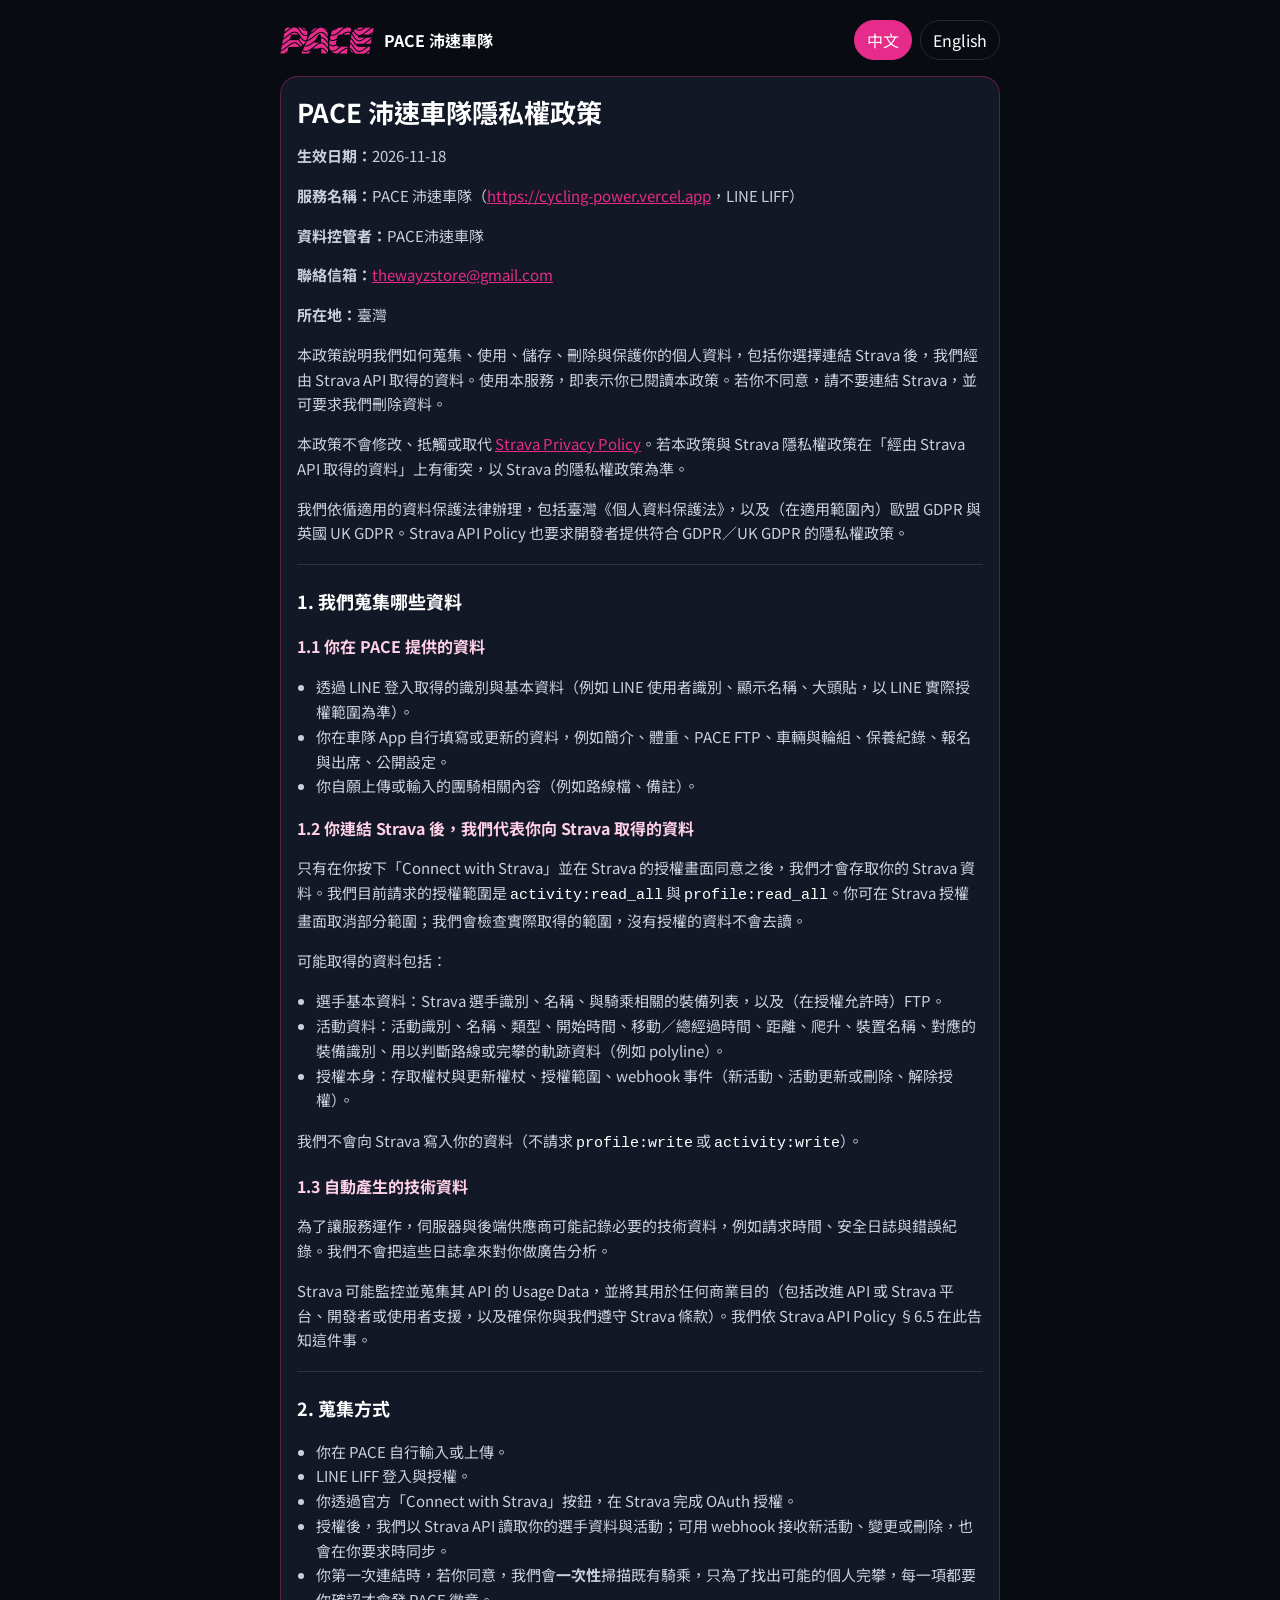
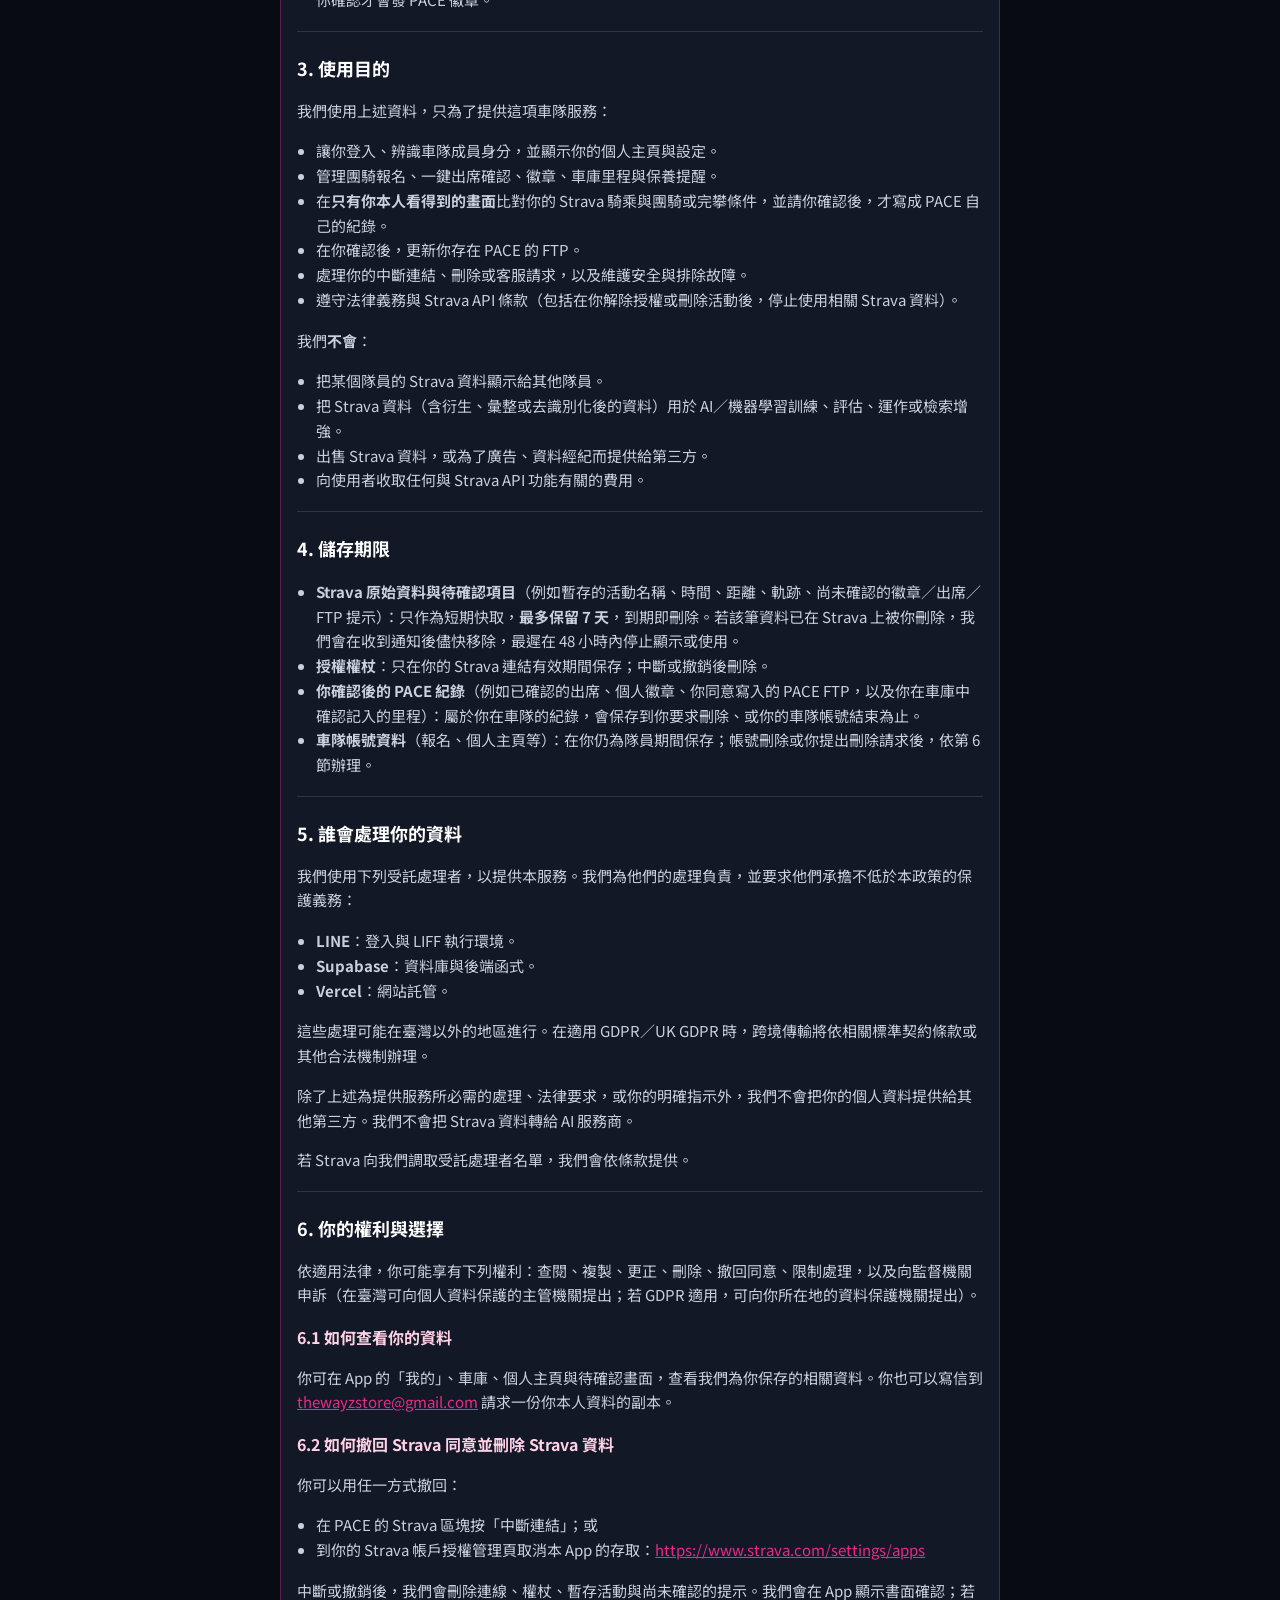
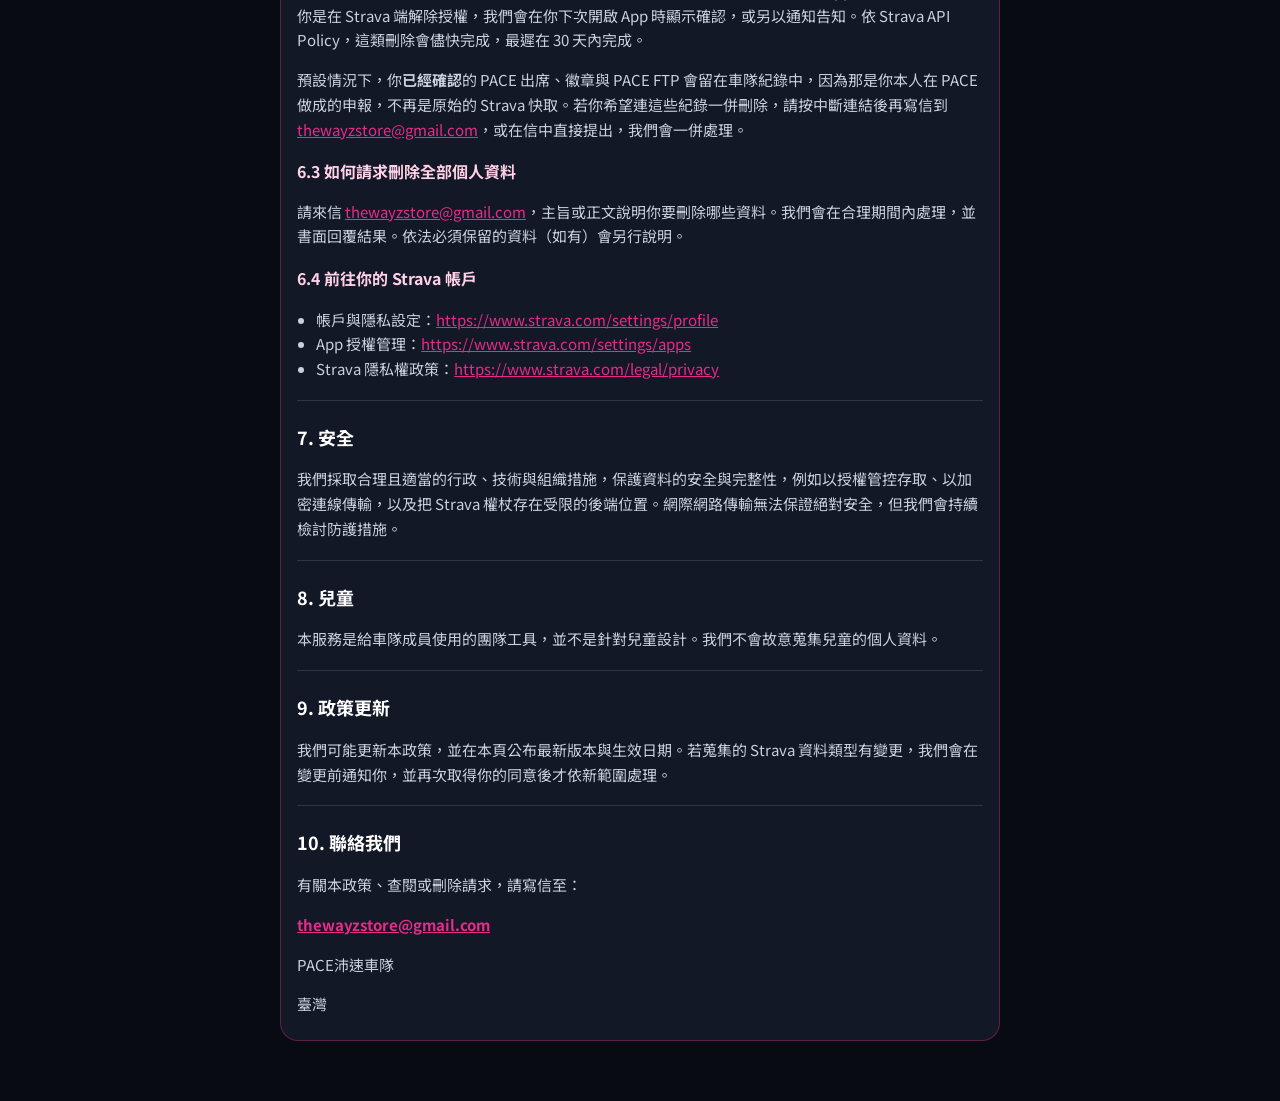
<file: privacy.html>
<!DOCTYPE html>
<html lang="zh-TW">
<head>
<meta charset="UTF-8">
<meta name="viewport" content="width=device-width, initial-scale=1.0">
<meta name="theme-color" content="#080B12">
<meta name="privacy-effective" content="2026-11-18">
<title>PACE 沛速車隊隱私權政策</title>
<link rel="preconnect" href="https://fonts.googleapis.com">
<link rel="preconnect" href="https://fonts.gstatic.com" crossorigin>
<link href="https://fonts.googleapis.com/css2?family=Noto+Sans+TC:wght@400;500;700&display=swap" rel="stylesheet">
<style>
  :root { --bg: #080B12; --navy: #042138; --pink: #E62B8A; --text: #fff; --dim: #C9D0DC; --card: #121826; --line: rgba(255,255,255,.12); }
  * { box-sizing: border-box; }
  body { margin: 0; font-family: "Noto Sans TC", "PingFang TC", sans-serif; color: var(--text); background: radial-gradient(900px 420px at 50% -10%, #08293D 0%, var(--navy) 46%, transparent 72%), var(--bg); line-height: 1.65; }
  .wrap { width: min(720px, calc(100% - 32px)); margin: 0 auto; padding: 20px 0 64px; }
  header { display: flex; flex-wrap: wrap; align-items: center; justify-content: space-between; gap: 12px; margin-bottom: 16px; }
  .brand { display: flex; align-items: center; gap: 10px; color: inherit; text-decoration: none; font-weight: 700; }
  .brand img { height: 28px; width: auto; }
  .langs { display: flex; gap: 8px; }
  .langs button { border: 1px solid var(--line); background: transparent; color: var(--text); border-radius: 999px; padding: 6px 12px; font: inherit; }
  .langs button[aria-pressed="true"] { background: var(--pink); border-color: var(--pink); color: #fff; }
  article { background: var(--card); border: 1px solid rgba(230,43,138,.35); border-radius: 18px; padding: 18px 16px 8px; }
  article[hidden] { display: none; }
  h1 { font-size: 26px; line-height: 1.3; margin: 0 0 12px; }
  h2 { font-size: 18px; margin: 22px 0 8px; }
  h3 { font-size: 16px; margin: 16px 0 6px; color: #ffd0e6; }
  p, li { color: var(--dim); font-size: 15px; }
  a { color: var(--pink); }
  code { color: #fff; }
  hr { border: 0; border-top: 1px solid var(--line); margin: 18px 0; }
  ul { padding-left: 1.2em; }
</style>
</head>
<body>
<div class="wrap">
  <header>
    <a class="brand" href="/"><img src="assets/pace-wordmark.png" alt="">PACE 沛速車隊</a>
    <div class="langs" role="group" aria-label="語言">
      <button type="button" data-lang="zh" aria-pressed="true">中文</button>
      <button type="button" data-lang="en" aria-pressed="false">English</button>
    </div>
  </header>
  <article id="policy-zh" lang="zh-TW">
    <h1>PACE 沛速車隊隱私權政策</h1>
    <p><strong>生效日期：</strong><time data-effective datetime="2026-11-18">2026-11-18</time>  </p><p><strong>服務名稱：</strong>PACE 沛速車隊（<a href="https://cycling-power.vercel.app">https://cycling-power.vercel.app</a>，LINE LIFF）  </p><p><strong>資料控管者：</strong>PACE沛速車隊  </p><p><strong>聯絡信箱：</strong><a href="mailto:thewayzstore@gmail.com">thewayzstore@gmail.com</a>  </p><p><strong>所在地：</strong>臺灣</p><p>本政策說明我們如何蒐集、使用、儲存、刪除與保護你的個人資料，包括你選擇連結 Strava 後，我們經由 Strava API 取得的資料。使用本服務，即表示你已閱讀本政策。若你不同意，請不要連結 Strava，並可要求我們刪除資料。</p><p>本政策不會修改、抵觸或取代 <a href="https://www.strava.com/legal/privacy">Strava Privacy Policy</a>。若本政策與 Strava 隱私權政策在「經由 Strava API 取得的資料」上有衝突，以 Strava 的隱私權政策為準。</p><p>我們依循適用的資料保護法律辦理，包括臺灣《個人資料保護法》，以及（在適用範圍內）歐盟 GDPR 與英國 UK GDPR。Strava API Policy 也要求開發者提供符合 GDPR／UK GDPR 的隱私權政策。</p><hr><h2>1. 我們蒐集哪些資料</h2><h3>1.1 你在 PACE 提供的資料</h3><ul><li>透過 LINE 登入取得的識別與基本資料（例如 LINE 使用者識別、顯示名稱、大頭貼，以 LINE 實際授權範圍為準）。</li><li>你在車隊 App 自行填寫或更新的資料，例如簡介、體重、PACE FTP、車輛與輪組、保養紀錄、報名與出席、公開設定。</li><li>你自願上傳或輸入的團騎相關內容（例如路線檔、備註）。</li></ul><h3>1.2 你連結 Strava 後，我們代表你向 Strava 取得的資料</h3><p>只有在你按下「Connect with Strava」並在 Strava 的授權畫面同意之後，我們才會存取你的 Strava 資料。我們目前請求的授權範圍是 <code>activity:read_all</code> 與 <code>profile:read_all</code>。你可在 Strava 授權畫面取消部分範圍；我們會檢查實際取得的範圍，沒有授權的資料不會去讀。</p><p>可能取得的資料包括：</p><ul><li>選手基本資料：Strava 選手識別、名稱、與騎乘相關的裝備列表，以及（在授權允許時）FTP。</li><li>活動資料：活動識別、名稱、類型、開始時間、移動／總經過時間、距離、爬升、裝置名稱、對應的裝備識別、用以判斷路線或完攀的軌跡資料（例如 polyline）。</li><li>授權本身：存取權杖與更新權杖、授權範圍、webhook 事件（新活動、活動更新或刪除、解除授權）。</li></ul><p>我們不會向 Strava 寫入你的資料（不請求 <code>profile:write</code> 或 <code>activity:write</code>）。</p><h3>1.3 自動產生的技術資料</h3><p>為了讓服務運作，伺服器與後端供應商可能記錄必要的技術資料，例如請求時間、安全日誌與錯誤紀錄。我們不會把這些日誌拿來對你做廣告分析。</p><p>Strava 可能監控並蒐集其 API 的 Usage Data，並將其用於任何商業目的（包括改進 API 或 Strava 平台、開發者或使用者支援，以及確保你與我們遵守 Strava 條款）。我們依 Strava API Policy §6.5 在此告知這件事。</p><hr><h2>2. 蒐集方式</h2><ul><li>你在 PACE 自行輸入或上傳。</li><li>LINE LIFF 登入與授權。</li><li>你透過官方「Connect with Strava」按鈕，在 Strava 完成 OAuth 授權。</li><li>授權後，我們以 Strava API 讀取你的選手資料與活動；可用 webhook 接收新活動、變更或刪除，也會在你要求時同步。</li><li>你第一次連結時，若你同意，我們會<strong>一次性</strong>掃描既有騎乘，只為了找出可能的個人完攀，每一項都要你確認才會發 PACE 徽章。</li></ul><hr><h2>3. 使用目的</h2><p>我們使用上述資料，只為了提供這項車隊服務：</p><ul><li>讓你登入、辨識車隊成員身分，並顯示你的個人主頁與設定。</li><li>管理團騎報名、一鍵出席確認、徽章、車庫里程與保養提醒。</li><li>在<strong>只有你本人看得到的畫面</strong>比對你的 Strava 騎乘與團騎或完攀條件，並請你確認後，才寫成 PACE 自己的紀錄。</li><li>在你確認後，更新你存在 PACE 的 FTP。</li><li>處理你的中斷連結、刪除或客服請求，以及維護安全與排除故障。</li><li>遵守法律義務與 Strava API 條款（包括在你解除授權或刪除活動後，停止使用相關 Strava 資料）。</li></ul><p>我們<strong>不會</strong>：</p><ul><li>把某個隊員的 Strava 資料顯示給其他隊員。</li><li>把 Strava 資料（含衍生、彙整或去識別化後的資料）用於 AI／機器學習訓練、評估、運作或檢索增強。</li><li>出售 Strava 資料，或為了廣告、資料經紀而提供給第三方。</li><li>向使用者收取任何與 Strava API 功能有關的費用。</li></ul><hr><h2>4. 儲存期限</h2><ul><li><strong>Strava 原始資料與待確認項目</strong>（例如暫存的活動名稱、時間、距離、軌跡、尚未確認的徽章／出席／FTP 提示）：只作為短期快取，<strong>最多保留 7 天</strong>，到期即刪除。若該筆資料已在 Strava 上被你刪除，我們會在收到通知後儘快移除，最遲在 48 小時內停止顯示或使用。</li><li><strong>授權權杖</strong>：只在你的 Strava 連結有效期間保存；中斷或撤銷後刪除。</li><li><strong>你確認後的 PACE 紀錄</strong>（例如已確認的出席、個人徽章、你同意寫入的 PACE FTP，以及你在車庫中確認記入的里程）：屬於你在車隊的紀錄，會保存到你要求刪除、或你的車隊帳號結束為止。</li><li><strong>車隊帳號資料</strong>（報名、個人主頁等）：在你仍為隊員期間保存；帳號刪除或你提出刪除請求後，依第 6 節辦理。</li></ul><hr><h2>5. 誰會處理你的資料</h2><p>我們使用下列受託處理者，以提供本服務。我們為他們的處理負責，並要求他們承擔不低於本政策的保護義務：</p><ul><li><strong>LINE</strong>：登入與 LIFF 執行環境。</li><li><strong>Supabase</strong>：資料庫與後端函式。</li><li><strong>Vercel</strong>：網站託管。</li></ul><p>這些處理可能在臺灣以外的地區進行。在適用 GDPR／UK GDPR 時，跨境傳輸將依相關標準契約條款或其他合法機制辦理。</p><p>除了上述為提供服務所必需的處理、法律要求，或你的明確指示外，我們不會把你的個人資料提供給其他第三方。我們不會把 Strava 資料轉給 AI 服務商。</p><p>若 Strava 向我們調取受託處理者名單，我們會依條款提供。</p><hr><h2>6. 你的權利與選擇</h2><p>依適用法律，你可能享有下列權利：查閱、複製、更正、刪除、撤回同意、限制處理，以及向監督機關申訴（在臺灣可向個人資料保護的主管機關提出；若 GDPR 適用，可向你所在地的資料保護機關提出）。</p><h3>6.1 如何查看你的資料</h3><p>你可在 App 的「我的」、車庫、個人主頁與待確認畫面，查看我們為你保存的相關資料。你也可以寫信到 <a href="mailto:thewayzstore@gmail.com">thewayzstore@gmail.com</a> 請求一份你本人資料的副本。</p><h3 id="withdraw">6.2 如何撤回 Strava 同意並刪除 Strava 資料</h3><p>你可以用任一方式撤回：</p><ul><li>在 PACE 的 Strava 區塊按「中斷連結」；或</li><li>到你的 Strava 帳戶授權管理頁取消本 App 的存取：<a href="https://www.strava.com/settings/apps">https://www.strava.com/settings/apps</a></li></ul><p>中斷或撤銷後，我們會刪除連線、權杖、暫存活動與尚未確認的提示。我們會在 App 顯示書面確認；若你是在 Strava 端解除授權，我們會在你下次開啟 App 時顯示確認，或另以通知告知。依 Strava API Policy，這類刪除會儘快完成，最遲在 30 天內完成。</p><p>預設情況下，你<strong>已經確認</strong>的 PACE 出席、徽章與 PACE FTP 會留在車隊紀錄中，因為那是你本人在 PACE 做成的申報，不再是原始的 Strava 快取。若你希望連這些紀錄一併刪除，請按中斷連結後再寫信到 <a href="mailto:thewayzstore@gmail.com">thewayzstore@gmail.com</a>，或在信中直接提出，我們會一併處理。</p><h3>6.3 如何請求刪除全部個人資料</h3><p>請來信 <a href="mailto:thewayzstore@gmail.com">thewayzstore@gmail.com</a>，主旨或正文說明你要刪除哪些資料。我們會在合理期間內處理，並書面回覆結果。依法必須保留的資料（如有）會另行說明。</p><h3>6.4 前往你的 Strava 帳戶</h3><ul><li>帳戶與隱私設定：<a href="https://www.strava.com/settings/profile">https://www.strava.com/settings/profile</a></li><li>App 授權管理：<a href="https://www.strava.com/settings/apps">https://www.strava.com/settings/apps</a></li><li>Strava 隱私權政策：<a href="https://www.strava.com/legal/privacy">https://www.strava.com/legal/privacy</a></li></ul><hr><h2>7. 安全</h2><p>我們採取合理且適當的行政、技術與組織措施，保護資料的安全與完整性，例如以授權管控存取、以加密連線傳輸，以及把 Strava 權杖存在受限的後端位置。網際網路傳輸無法保證絕對安全，但我們會持續檢討防護措施。</p><hr><h2>8. 兒童</h2><p>本服務是給車隊成員使用的團隊工具，並不是針對兒童設計。我們不會故意蒐集兒童的個人資料。</p><hr><h2>9. 政策更新</h2><p>我們可能更新本政策，並在本頁公布最新版本與生效日期。若蒐集的 Strava 資料類型有變更，我們會在變更前通知你，並再次取得你的同意後才依新範圍處理。</p><hr><h2>10. 聯絡我們</h2><p>有關本政策、查閱或刪除請求，請寫信至：</p><p><strong><a href="mailto:thewayzstore@gmail.com">thewayzstore@gmail.com</a></strong></p><p>PACE沛速車隊  </p><p>臺灣</p>
  </article>
  <article id="policy-en" lang="en" hidden>
    <h1>PACE Privacy Policy</h1>
    <p><strong>Effective date:</strong> <time data-effective datetime="2026-11-18">2026-11-18</time>  </p><p><strong>Service:</strong> PACE 沛速車隊 (<a href="https://cycling-power.vercel.app">https://cycling-power.vercel.app</a>, LINE LIFF)  </p><p><strong>Data controller:</strong> PACE沛速車隊 (PACE Cycling Team), operator of the PACE cycling team app  </p><p><strong>Contact email:</strong> <a href="mailto:thewayzstore@gmail.com">thewayzstore@gmail.com</a>  </p><p><strong>Location:</strong> Taiwan</p><p>This Policy explains how we collect, use, store, delete, and protect your personal data, including data we obtain through the Strava API if you choose to connect your Strava account. By using the service you acknowledge this Policy. If you do not agree, do not connect Strava, and you may ask us to delete your data.</p><p>This Policy does not modify, conflict with, or supersede the <a href="https://www.strava.com/legal/privacy">Strava Privacy Policy</a>. If there is a conflict about data obtained through the Strava API, the Strava Privacy Policy controls.</p><p>We handle personal data in accordance with applicable law, including Taiwan’s Personal Data Protection Act and, where they apply, the EU GDPR and UK GDPR. The Strava API Policy requires developers to provide a privacy policy that meets the requirements of the GDPR and the UK GDPR.</p><hr><h2>1. Data we collect</h2><h3>1.1 Data you provide in PACE</h3><ul><li>Identifiers and basic profile information obtained when you sign in with LINE (for example a LINE user identifier, display name, and photo, limited to what LINE actually authorizes).</li><li>Information you enter or update in the team app, such as a bio, weight, PACE FTP, bikes and wheelsets, maintenance records, ride sign-ups and attendance, and visibility settings.</li><li>Content you voluntarily upload or type in connection with group rides (for example a route file or notes).</li></ul><h3>1.2 Data we obtain from Strava on your behalf</h3><p>We access your Strava data only after you tap “Connect with Strava” and grant consent on Strava’s authorization screen. We currently request the scopes <code>activity:read_all</code> and <code>profile:read_all</code>. You may deselect scopes on Strava’s screen. We check the scopes actually granted and do not read data that is out of scope.</p><p>Data we may obtain includes:</p><ul><li>Athlete profile: Strava athlete identifier, name, the list of bikes associated with your rides, and (where the scope allows) FTP.</li><li>Activity data: activity identifier, name, type, start time, moving and elapsed time, distance, elevation gain, device name, associated gear identifier, and route data used to detect a path or summit (for example a polyline).</li><li>The authorization itself: access and refresh tokens, granted scopes, and webhook events (new activities, updates or deletions, and deauthorization).</li></ul><p>We do not write data back to Strava (we do not request <code>profile:write</code> or <code>activity:write</code>).</p><h3>1.3 Technical data</h3><p>Our hosts and backend providers may keep limited technical records needed to operate the service, such as request times, security logs, and error logs. We do not use these logs to profile you for advertising.</p><p>Strava may monitor and collect Usage Data and may use Usage Data for any business purpose, internal or external, including providing enhancements to the Strava API Materials or the Strava Platform, providing developer or user support, and ensuring compliance with the Strava API Agreement. We include this statement as required by Strava API Policy §6.5.</p><hr><h2>2. How we collect data</h2><ul><li>You enter or upload it in PACE.</li><li>LINE LIFF sign-in and authorization.</li><li>You complete Strava’s OAuth flow after tapping the official “Connect with Strava” button.</li><li>After you connect, we read your athlete and activity data through the Strava API. We may receive webhooks for new, updated, or deleted activities, and we may sync when you ask us to.</li><li>When you first connect, if you agree, we run a <strong>one-time</strong> scan of your past rides solely to find possible personal summit achievements. Each badge is awarded only after you confirm it.</li></ul><hr><h2>3. Purposes</h2><p>We use this data only to provide the team service:</p><ul><li>To sign you in, recognize you as a team member, and show your profile and settings.</li><li>To manage group-ride sign-ups, one-tap attendance confirmation, badges, garage mileage, and maintenance reminders.</li><li>To compare your own Strava rides with a group ride or a summit rule <strong>on a screen only you can see</strong>, and to write a PACE record only after you confirm.</li><li>To update the FTP stored in PACE after you confirm a value read from Strava.</li><li>To handle disconnect, deletion, or support requests, and to maintain security and fix faults.</li><li>To meet legal obligations and the Strava API terms (including ceasing use of Strava Data after you revoke access or delete an activity).</li></ul><p>We do <strong>not</strong>:</p><ul><li>Display one member’s Strava Data to other members.</li><li>Use Strava Data (including derived, aggregated, or de-identified forms) to train, evaluate, or operate any AI or machine-learning system, or for retrieval-augmented generation.</li><li>Sell Strava Data, or disclose it to advertisers or data brokers.</li><li>Charge users any fee for access to or use of Strava API functionality.</li></ul><hr><h2>4. Retention</h2><ul><li><strong>Raw Strava data and pending confirmation items</strong> (for example cached activity name, time, distance, route data, and unconfirmed badge, attendance, or FTP prompts) are held only as a short-term cache for <strong>no more than seven (7) days</strong>, then deleted. If you delete the underlying data on Strava, we remove it from the cache as soon as we are notified, and in any event we stop displaying or using it within 48 hours.</li><li><strong>Authorization tokens</strong> are kept only while your connection remains active, and are deleted when you disconnect or revoke access.</li><li><strong>Confirmed PACE records</strong> (for example confirmed attendance, personal badges, a PACE FTP you agreed to store, and garage mileage you confirmed) are kept as your club records until you ask us to delete them or your team account ends.</li><li><strong>Team account data</strong> (sign-ups, profile, and similar) is kept while you remain a member, and is handled under Section 6 when you ask us to delete it or the account ends.</li></ul><hr><h2>5. Who processes your data</h2><p>We use the following subprocessors to provide the service. We are responsible for their processing and require them to protect data no less carefully than this Policy:</p><ul><li><strong>LINE</strong>, for sign-in and the LIFF runtime.</li><li><strong>Supabase</strong>, for the database and backend functions.</li><li><strong>Vercel</strong>, for website hosting.</li></ul><p>Processing may take place outside Taiwan. Where the GDPR or UK GDPR applies, international transfers are made under the applicable Standard Contractual Clauses or another lawful mechanism.</p><p>We do not disclose your personal data to other third parties except as needed to provide the service, as required by law, or at your direction. We do not transfer Strava Data to AI providers.</p><p>If Strava asks for a current list of subprocessors that process Strava Data on our behalf, we will provide it.</p><hr><h2>6. Your rights and choices</h2><p>Depending on applicable law, you may have the right to access, obtain a copy of, correct, or delete your data, to withdraw consent, to restrict processing, and to lodge a complaint with a supervisory authority (in Taiwan, the authority responsible for personal-data protection; where the GDPR applies, your local data-protection authority).</p><h3>6.1 Access</h3><p>You can review the data we hold about you in the app (Profile, Garage, your personal page, and confirmation prompts). You may also email <a href="mailto:thewayzstore@gmail.com">thewayzstore@gmail.com</a> and ask for a copy of your data.</p><h3 id="withdraw-en">6.2 Withdrawing Strava consent and deleting Strava Data</h3><p>You may withdraw consent either way:</p><ul><li>Tap “Disconnect” in the Strava section of PACE; or</li><li>Revoke the app in your Strava connected-apps settings: <a href="https://www.strava.com/settings/apps">https://www.strava.com/settings/apps</a></li></ul><p>After disconnect or revocation we delete the connection, tokens, cached activities, and pending confirmation items. We provide written confirmation in the app. If you revoke access in Strava, we show that confirmation the next time you open the app, or we notify you separately. Under the Strava API Policy this deletion is completed expeditiously and in any event within thirty (30) days.</p><p>By default, PACE records you have <strong>already confirmed</strong> (attendance, badges, and a confirmed PACE FTP) remain as your own club declarations. They are no longer held as a raw Strava cache. If you want those records deleted as well, tell us when you disconnect, or email <a href="mailto:thewayzstore@gmail.com">thewayzstore@gmail.com</a>, and we will delete them too.</p><h3>6.3 Requests to delete all personal data</h3><p>Email <a href="mailto:thewayzstore@gmail.com">thewayzstore@gmail.com</a> and say what you want deleted. We will handle the request in a reasonable time and write back to confirm the result. If the law requires us to keep a particular record, we will explain that.</p><h3>6.4 Links to your Strava account</h3><ul><li>Profile and privacy settings: <a href="https://www.strava.com/settings/profile">https://www.strava.com/settings/profile</a></li><li>Connected apps: <a href="https://www.strava.com/settings/apps">https://www.strava.com/settings/apps</a></li><li>Strava Privacy Policy: <a href="https://www.strava.com/legal/privacy">https://www.strava.com/legal/privacy</a></li></ul><hr><h2>7. Security</h2><p>We use reasonable and appropriate administrative, technical, and organizational measures to protect the security and integrity of data, including access controls, encrypted transport, and storing Strava tokens in a restricted backend. No transmission over the internet is completely secure, and we keep these measures under review.</p><hr><h2>8. Children</h2><p>This service is a team tool for club members and is not directed at children. We do not knowingly collect personal data from children.</p><hr><h2>9. Changes</h2><p>We may update this Policy and will post the current version and its effective date on this page. If the types of Strava data we collect change, we will notify you before the change and obtain your consent to the new scope.</p><hr><h2>10. Contact</h2><p>For questions about this Policy, or to request access or deletion:</p><p><strong><a href="mailto:thewayzstore@gmail.com">thewayzstore@gmail.com</a></strong></p><p>PACE沛速車隊 (PACE Cycling Team)  </p><p>Taiwan</p>
  </article>
</div>
<script>
  const PRIVACY_EFFECTIVE_DATE = document.querySelector('meta[name="privacy-effective"]').content
  document.querySelectorAll('[data-effective]').forEach((el) => {
    el.textContent = PRIVACY_EFFECTIVE_DATE
    el.setAttribute('datetime', PRIVACY_EFFECTIVE_DATE)
  })
  document.querySelectorAll('[data-lang]').forEach((btn) => {
    btn.addEventListener('click', () => {
      const lang = btn.getAttribute('data-lang')
      document.getElementById('policy-zh').hidden = lang !== 'zh'
      document.getElementById('policy-en').hidden = lang !== 'en'
      document.documentElement.lang = lang === 'en' ? 'en' : 'zh-TW'
      document.title = lang === 'en' ? 'PACE Privacy Policy' : 'PACE 沛速車隊隱私權政策'
      document.querySelectorAll('[data-lang]').forEach((item) => item.setAttribute('aria-pressed', item === btn ? 'true' : 'false'))
      window.scrollTo(0, 0)
    })
  })
</script>
</body>
</html>
</file>
